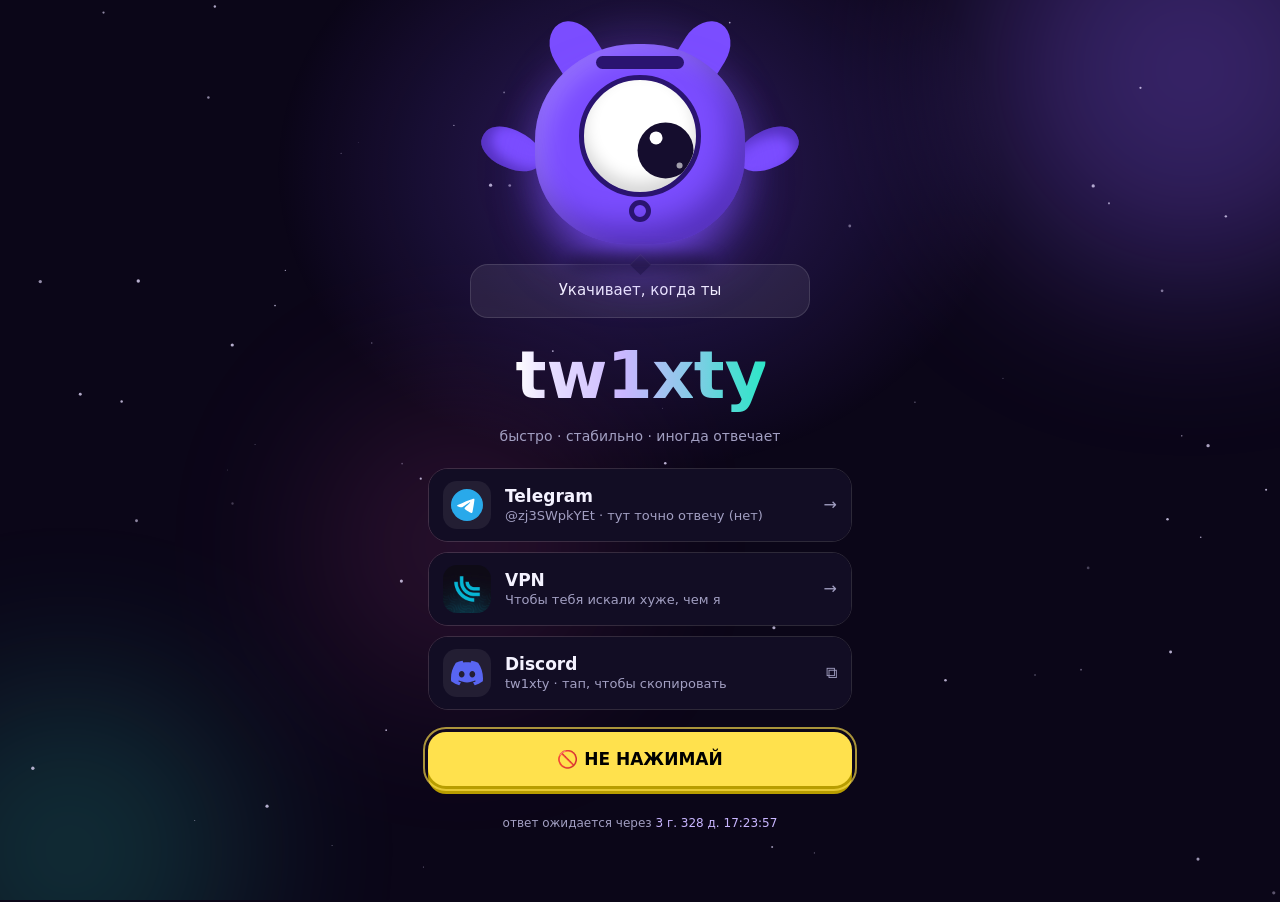
<file: index.html>
<!DOCTYPE html>
<html lang="ru">
<head>
  <meta charset="utf-8">
  <meta name="viewport" content="width=device-width, initial-scale=1, viewport-fit=cover">
  <meta name="theme-color" content="#0b0618">
  <meta name="description" content="tw1xty — быстро, стабильно, иногда отвечает.">
  <meta property="og:title" content="tw1xty">
  <meta property="og:description" content="Быстро, стабильно, иногда отвечает.">
  <title>tw1xty</title>
  <link rel="icon" href="data:image/svg+xml,%3Csvg xmlns='http://www.w3.org/2000/svg' viewBox='0 0 100 100'%3E%3Ctext y='.9em' font-size='90'%3E👁️%3C/text%3E%3C/svg%3E">

  <!-- Стили подключаются в порядке каскада — порядок менять нельзя -->
  <link rel="stylesheet" href="css/base.css">
  <link rel="stylesheet" href="css/background.css">
  <link rel="stylesheet" href="css/mascot.css">
  <link rel="stylesheet" href="css/components.css">
  <link rel="stylesheet" href="css/scenes.css">
  <link rel="stylesheet" href="css/animations.css">
</head>
<body>

  <!-- Фон: северное сияние + холсты для звёзд и искр -->
  <div class="au"><i></i><i></i><i></i></div>
  <canvas id="st"></canvas>
  <canvas id="tr"></canvas>

  <main>

    <!-- Персонаж. data-m — текущее настроение (sleep, sur, ang, sad, sus, shy, lol) -->
    <div class="mas" id="ms" data-m="sleep">
      <div class="fl">
        <div class="ear l"></div>
        <div class="ear r"></div>
        <div class="arm l"></div>
        <div class="arm r"></div>

        <div class="body">
          <div class="brow"></div>
          <div class="ck l"></div>
          <div class="ck r"></div>

          <div class="eye" id="ey">
            <div class="pw" id="pw">
              <div class="pu" id="pu"></div>
            </div>
            <div class="lid"></div>
          </div>

          <div class="tear">💧</div>
          <div class="mo"></div>
          <div class="sn"></div>
          <div class="sg">🕶️</div>
        </div>

        <div class="zz">💤</div>
      </div>
    </div>

    <!-- Облачко с репликами персонажа -->
    <div class="bub" id="bb">Zzz…</div>

    <!-- Имя: каждая буква — отдельный span (для анимации и реакций) -->
    <h1 id="nm">
      <span class="ch" style="--i:0">t</span><span class="ch" style="--i:1">w</span><span class="ch" style="--i:2">1</span><span class="ch" style="--i:3">x</span><span class="ch" style="--i:4">t</span><span class="ch" style="--i:5">y</span>
    </h1>
    <p class="sub">быстро · стабильно · иногда отвечает</p>

    <!-- Ссылки. Чтобы поменять адрес или подпись — правь только здесь -->
    <a class="lk" id="tg" href="https://t.me/zj3SWpkYEt" target="_blank" rel="noopener">
      <div class="lg"><img class="ico" src="assets/img/telegram.svg" alt="Telegram" width="32" height="32"></div>
      <div class="t">
        <b>Telegram</b>
        <span>@zj3SWpkYEt · тут точно отвечу (нет)</span>
      </div>
      <i>→</i>
    </a>

    <a class="lk" id="vpn" href="https://potokservice.com/r/FDJ7N75W" target="_blank" rel="noopener">
      <div class="lg"><img class="logo" src="assets/img/vpn.png" alt="VPN" width="48" height="48"></div>
      <div class="t">
        <b>VPN</b>
        <span>Чтобы тебя искали хуже, чем я</span>
      </div>
      <i>→</i>
    </a>

    <button class="lk" id="dc" type="button">
      <div class="lg"><img class="ico" src="assets/img/discord.svg" alt="Discord" width="32" height="32"></div>
      <div class="t">
        <b>Discord</b>
        <span>tw1xty · тап, чтобы скопировать</span>
      </div>
      <i>⧉</i>
    </button>

    <!-- Кнопка запускает одну из пяти случайных сцен (см. js/main.js) -->
    <button class="bt" id="bt" type="button">🚫 НЕ НАЖИМАЙ</button>

    <p class="ft" id="ft">ответ ожидается через <span id="cd"></span></p>

  </main>

  <!-- Служебные элементы: убежавший зрачок, тост, затемнение для сцены «свет выключили» -->
  <div id="fp"></div>
  <div class="toast" id="toast"></div>
  <div id="dk"></div>

  <script src="js/main.js"></script>
</body>
</html>
</file>
<file: css/base.css>
/* ============================================================
   Базовые стили: переменные, сброс, страница, заголовок, подвал
   ============================================================ */

:root {
  color-scheme: dark;
  --v: #8b5cff;
  --t: #2ee6c8;
  --mu: #a29fc2;
  --b: #7b4dff;
  --d: #2a1470;
}

* {
  box-sizing: border-box;
}

html {
  background: #0b0618;
}

body {
  margin: 0;
  min-height: 100vh;
  color: #f4f2ff;
  font-family:
    Inter,
    ui-sans-serif,
    system-ui,
    -apple-system,
    "Segoe UI",
    Roboto,
    sans-serif;
  overflow-x: hidden;
}

main {
  max-width: 460px;
  margin: 0 auto;
  padding: calc(34px + env(safe-area-inset-top, 0px)) 18px calc(60px + env(safe-area-inset-bottom, 0px));
  text-align: center;
}

h1 {
  margin: 22px 0 6px;
  font-size: clamp(46px, 15vw, 66px);
  letter-spacing: -.05em;
  line-height: 1.1;
  font-weight: 900;
  animation: hu 7s ease-in-out infinite;
}

.sub {
  margin: 0 0 24px;
  color: var(--mu);
  font-size: 14px;
}

.ft {
  margin-top: 30px;
  color: var(--mu);
  font-size: 12px;
}

#ft {
  cursor: pointer;
}

#cd {
  font-variant-numeric: tabular-nums;
  color: #c9b6ff;
}
</file>
<file: css/background.css>
/* ============================================================
   Фон: северное сияние, холсты звёзд и искр
   ============================================================ */

.au {
  position: fixed;
  inset: 0;
  z-index: -2;
  overflow: hidden;
  pointer-events: none;
  background:
    radial-gradient(
      520px 430px at 50% 170px,
      rgba(123, 77, 255, .3),
      transparent 70%);
}

.au i {
  position: absolute;
  border-radius: 50%;
  filter: blur(90px);
  animation: dr 16s ease-in-out infinite alternate;
}

.au i:nth-child(1) {
  width: 420px;
  height: 420px;
  background: #8b5cff;
  opacity: .34;
  top: -140px;
  right: -120px;
}

.au i:nth-child(2) {
  width: 340px;
  height: 340px;
  background: #2ee6c8;
  opacity: .18;
  bottom: -120px;
  left: -100px;
  animation-delay: -6s;
}

.au i:nth-child(3) {
  width: 280px;
  height: 280px;
  background: #ff5cc8;
  opacity: .14;
  top: 45%;
  left: 25%;
  animation-delay: -10s;
}

#st,
#tr {
  position: fixed;
  inset: 0;
  pointer-events: none;
}

#st {
  z-index: -1;
}

#tr {
  z-index: 70;
}
</file>
<file: css/mascot.css>
/* ============================================================
   Персонаж
   ============================================================ */

/* --- Контейнер, свечение, тень и парение --- */

.mas {
  position: relative;
  z-index: 5;
  width: 210px;
  height: 200px;
  margin: 10px auto 0;
  cursor: pointer;
  user-select: none;
  -webkit-tap-highlight-color: transparent;
  touch-action: none;
  transform: translate(var(--dx,0px), var(--dy,0px)) scale(var(--s,1));
  transition: transform .55s cubic-bezier(.3, 1.6, .5, 1);
  animation: pop .9s cubic-bezier(.2, 1.6, .4, 1) backwards;
}

.fl {
  position: absolute;
  inset: 0;
  animation: fl 4s ease-in-out infinite alternate;
}

.mas::before {
  content: "";
  position: absolute;
  inset: -46px;
  z-index: -1;
  border-radius: 50%;
  background:
    radial-gradient(
      circle,
      rgba(139, 92, 255, .5),
      transparent 65%);
  filter: blur(10px);
  animation: gp 3.2s ease-in-out infinite alternate;
}

.mas::after {
  content: "";
  position: absolute;
  left: 50%;
  bottom: -28px;
  width: 150px;
  height: 18px;
  margin-left: -75px;
  border-radius: 50%;
  background: rgba(0, 0, 0, .5);
  filter: blur(8px);
  animation: sw 4s ease-in-out infinite alternate;
}

/* --- Уши --- */

.ear {
  position: absolute;
  top: -16px;
  width: 46px;
  height: 60px;
  background: var(--b);
  border-radius: 50% 50% 0 0;
}

.ear.l {
  left: 22px;
  transform: rotate(-18deg);
}

.ear.r {
  right: 22px;
  transform: rotate(18deg);
}

.ear {
  transition: transform .3s cubic-bezier(.3, 1.6, .5, 1);
}

/* --- Руки --- */

.arm {
  position: absolute;
  bottom: 14%;
  width: 38px;
  height: 64px;
  border-radius: 50% 50% 45% 45%;
  background: var(--b);
  box-shadow: inset -6px -8px 12px rgba(20, 0, 80, .35);
  transform-origin: 50% 12%;
  transition: transform .35s cubic-bezier(.3, 1.6, .5, 1);
}

.arm.l {
  left: -20px;
  transform: rotate(14deg);
}

.arm.r {
  right: -20px;
  transform: rotate(-14deg);
}

/* --- Тело --- */

.body {
  position: relative;
  width: 100%;
  height: 100%;
  border-radius: 48% 48% 44% 44%;
  background: var(--b);
  box-shadow:
    inset -14px -18px 30px rgba(20, 0, 80, .38),
    inset 10px 10px 24px rgba(255, 255, 255, .2),
    0 34px 60px -20px var(--b);
}

.body.sq {
  animation: sq .6s;
}

.body {
  animation: brth 3.6s ease-in-out infinite;
}

.body.sq {
  animation: sq .6s;
}

.body {
  transition: box-shadow .6s;
}

/* --- Глаз: белок, зрачок, веко --- */

.eye {
  position: absolute;
  left: 50%;
  top: 46%;
  width: 122px;
  height: 122px;
  margin: -61px 0 0 -61px;
  border-radius: 50%;
  background: #fff;
  border: 5px solid var(--d);
  overflow: hidden;
  box-shadow: inset 0 -10px 16px rgba(0, 0, 0, .16);
}

.pw {
  position: absolute;
  left: 50%;
  top: 50%;
  transition: transform .12s linear;
}

.pu {
  width: 56px;
  height: 56px;
  margin: -28px 0 0 -28px;
  border-radius: 50%;
  background: #150d2e;
  transition: transform .25s;
  position: relative;
}

.pu::after {
  content: "";
  position: absolute;
  left: 12px;
  top: 9px;
  width: 13px;
  height: 13px;
  border-radius: 50%;
  background: #fff;
}

.dil .pu {
  transform: scale(1.35);
}

.pin .pu {
  transform: scale(.5);
}

.pu.roll {
  animation: rl 1.1s linear 2;
}

.noeye .pw {
  display: none;
}

.lid {
  position: absolute;
  inset: -3px;
  background: var(--b);
  border-bottom: 4px solid var(--d);
  transform: translateY(var(--l,-103%));
  transition: transform .18s;
}

.pu::before {
  content: "";
  position: absolute;
  right: 11px;
  bottom: 10px;
  width: 6px;
  height: 6px;
  border-radius: 50%;
  background: rgba(255, 255, 255, .6);
}

/* --- Лицо: бровь, рот, щёки, слеза, пузырь, очки, «Zzz» --- */

.brow {
  position: absolute;
  left: 50%;
  top: 13%;
  width: 88px;
  height: 13px;
  margin-left: -44px;
  border-radius: 9px;
  background: var(--d);
  transition: transform .25s;
  z-index: 2;
}

.mo {
  position: absolute;
  left: 50%;
  bottom: 11%;
  width: 36px;
  height: 14px;
  margin-left: -18px;
  border-bottom: 5px solid var(--d);
  border-radius: 0 0 30px 30px;
  transition: all .2s;
}

.zz {
  position: absolute;
  right: -6px;
  top: -8px;
  font-size: 32px;
  opacity: 0;
  z-index: 3;
}

.tear {
  position: absolute;
  left: 30%;
  top: 68%;
  font-size: 22px;
  opacity: 0;
  z-index: 3;
}

.sn {
  position: absolute;
  left: 57%;
  bottom: 15%;
  width: 22px;
  height: 22px;
  border-radius: 50%;
  border: 2px solid rgba(255, 255, 255, .75);
  background: rgba(255, 255, 255, .18);
  opacity: 0;
  transform: scale(.3);
  transform-origin: 0 100%;
}

.sg {
  position: absolute;
  left: 50%;
  top: 46%;
  font-size: 104px;
  line-height: 1;
  z-index: 4;
  pointer-events: none;
  opacity: 0;
  visibility: hidden;
  transform: translate(-50%, -260%) rotate(-12deg);
  transition:
    transform .45s cubic-bezier(.3, 1.7, .5, 1),
    opacity .2s,
    visibility 0s .45s;
}

.ck {
  position: absolute;
  bottom: 19%;
  width: 32px;
  height: 18px;
  border-radius: 50%;
  background: rgba(255, 92, 200, .6);
  filter: blur(3px);
  opacity: 0;
  transition: opacity .3s;
}

.ck.l {
  left: 15%;
}

.ck.r {
  right: 15%;
}

/* --- Убежавший зрачок (#fp) --- */

#fp {
  position: fixed;
  left: 0;
  top: 0;
  z-index: 50;
  display: none;
  width: 56px;
  height: 56px;
  border-radius: 50%;
  background: #150d2e;
  cursor: pointer;
  touch-action: none;
  box-shadow: 0 0 0 3px #fff, 0 10px 24px rgba(0, 0, 0, .5);
}

#fp::before {
  content: "";
  position: absolute;
  inset: -16px;
}

#fp::after {
  content: "";
  position: absolute;
  left: 12px;
  top: 9px;
  width: 13px;
  height: 13px;
  border-radius: 50%;
  background: #fff;
}

/* --- Настроения (data-m) --- */

[data-m=ang] .brow {
  transform: translateY(11px) rotate(-12deg);
}

[data-m=ang] {
  --l: -32%;
}

[data-m=ang] .mo {
  height: 0;
  border-radius: 0;
}

[data-m=sus] .brow {
  transform: translateY(5px) rotate(6deg);
}

[data-m=sus] {
  --l: -48%;
}

[data-m=sus] .mo {
  height: 0;
  border-radius: 0;
  transform: rotate(-6deg);
}

[data-m=sur] .brow {
  transform: translateY(-14px);
}

[data-m=sur] .mo {
  width: 22px;
  height: 22px;
  margin-left: -11px;
  border: 5px solid var(--d);
  border-radius: 50%;
}

[data-m=sad] .brow {
  transform: translateY(3px) rotate(10deg);
}

[data-m=sad] {
  --l: -26%;
}

[data-m=sad] .mo {
  border-bottom: 0;
  border-top: 5px solid var(--d);
  border-radius: 30px 30px 0 0;
  bottom: 9%;
}

[data-m=sad] .tear {
  opacity: 1;
  animation: td 1.2s ease-in infinite;
}

[data-m=sleep] {
  --l: 0%;
}

[data-m=sleep] .mo {
  width: 18px;
  height: 18px;
  margin-left: -9px;
  border: 5px solid var(--d);
  border-radius: 50%;
}

[data-m=sleep] .zz {
  opacity: 1;
  animation: zf 2s ease-in-out infinite;
}

[data-m=sleep] .fl {
  animation: br 3s ease-in-out infinite;
}

[data-m=sleep] .sn {
  animation: sb 3.2s ease-in-out infinite;
}

[data-m=lol] {
  --l: -42%;
}

[data-m=lol] .brow {
  transform: translateY(-8px) rotate(4deg);
}

[data-m=lol] .mo {
  width: 46px;
  height: 26px;
  margin-left: -23px;
  border: 5px solid var(--d);
  border-top: 0;
  border-radius: 0 0 40px 40px;
  background: #3a1a8a;
}

[data-m=lol] .tear {
  opacity: 1;
  animation: td .6s ease-in infinite;
}

[data-m=sur] .ear.l {
  transform: rotate(-32deg) translateY(-10px);
}

[data-m=sur] .ear.r {
  transform: rotate(32deg) translateY(-10px);
}

[data-m=ang] .ear.l {
  transform: rotate(-50deg);
}

[data-m=ang] .ear.r {
  transform: rotate(50deg);
}

[data-m=sad] .ear.l,
[data-m=sleep] .ear.l {
  transform: rotate(-64deg) translateY(8px);
}

[data-m=sad] .ear.r,
[data-m=sleep] .ear.r {
  transform: rotate(64deg) translateY(8px);
}

[data-m=sur] .arm.l {
  transform: rotate(115deg);
}

[data-m=sur] .arm.r {
  transform: rotate(-115deg);
}

[data-m=ang] .arm.l {
  transform: rotate(-8deg);
}

[data-m=ang] .arm.r {
  transform: rotate(8deg);
}

[data-m=lol] .arm.l,
[data-m=shy] .arm.l {
  transform: rotate(-34deg);
}

[data-m=lol] .arm.r,
[data-m=shy] .arm.r {
  transform: rotate(34deg);
}

[data-m=shy] .ck,
[data-m=lol] .ck {
  opacity: 1;
}

[data-m=shy] {
  --l: -30%;
}

[data-m=shy] .brow {
  transform: translateY(2px) rotate(9deg);
}

[data-m=shy] .mo {
  width: 20px;
  margin-left: -10px;
}

/* --- Состояния: hold, wv, talk, cool, tk --- */

.cool .sg {
  opacity: 1;
  visibility: visible;
  transform: translate(-50%, -54%) rotate(0);
  transition:
    transform .45s cubic-bezier(.3, 1.7, .5, 1),
    opacity .15s,
    visibility 0s;
}

.tk .fl {
  animation: tk .12s linear infinite;
}

.hold .arm.l {
  transform: rotate(150deg);
  animation: fa .22s ease-in-out infinite alternate;
}

.hold .arm.r {
  transform: rotate(-150deg);
  animation: fa .22s ease-in-out infinite alternate-reverse;
}

.wv .arm.r {
  transform: rotate(-150deg);
  animation: wvv .3s ease-in-out 6 alternate;
}

.talk .mo {
  animation: mt .16s ease-in-out infinite alternate;
}
</file>
<file: css/components.css>
/* ============================================================
   Компоненты: облачко, имя, ссылки, кнопка, тост
   ============================================================ */

/* --- Облачко с репликой --- */

.bub {
  position: relative;
  z-index: 1;
  max-width: 340px;
  min-height: 54px;
  margin: 20px auto 0;
  padding: 13px 16px;
  border-radius: 18px;
  background: rgba(255, 255, 255, .08);
  border: 1px solid rgba(255, 255, 255, .12);
  font-size: 15px;
  line-height: 1.45;
  display: flex;
  align-items: center;
  justify-content: center;
}

.bub::before {
  content: "";
  position: absolute;
  left: 50%;
  top: -8px;
  width: 14px;
  height: 14px;
  margin-left: -7px;
  transform: rotate(45deg);
  background: #1a1233;
  border-left: 1px solid rgba(255, 255, 255, .12);
  border-top: 1px solid rgba(255, 255, 255, .12);
}

.bub.bp {
  animation: bpa .35s cubic-bezier(.3, 1.7, .5, 1);
}

/* --- Имя (буквы) --- */

.ch {
  display: inline-block;
  padding: 0 .02em .14em;
  background:
    linear-gradient(
      90deg,
      #fff,
      #c9b6ff 40%,
      #2ee6c8);
  background-size: 600% 100%;
  background-position: calc(var(--i)*20%) 0;
  -webkit-background-clip: text;
  background-clip: text;
  color: transparent;
  cursor: pointer;
}

.ch.hop {
  animation: hop .55s cubic-bezier(.3, 1.6, .5, 1);
}

/* --- Карточки-ссылки --- */

.lk {
  display: flex;
  align-items: center;
  gap: 14px;
  width: 100%;
  margin-bottom: 10px;
  padding: 12px 14px;
  border: 1.5px solid rgba(255, 255, 255, .14);
  border-radius: 20px;
  background: transparent;
  position: relative;
  isolation: isolate;
  color: inherit;
  text-decoration: none;
  font: inherit;
  text-align: left;
  cursor: pointer;
  transition: transform .25s cubic-bezier(.2, 1.4, .4, 1), border-color .2s;
  animation: up .7s cubic-bezier(.2, 1.4, .4, 1) both;
  -webkit-tap-highlight-color: transparent;
}

#tg {
  animation-delay: .2s;
}

#vpn {
  animation-delay: .3s;
}

#dc {
  animation-delay: .4s;
}

.lk:hover {
  border-color: transparent;
  transform: translateY(-3px);
}

.lk:active {
  transform: scale(.98);
}

.lg {
  flex: none;
  width: 48px;
  height: 48px;
  border-radius: 14px;
  background: rgba(255, 255, 255, .07);
  display: grid;
  place-items: center;
  overflow: hidden;
}

.lg .ico {
  width: 32px;
  height: 32px;
}

.lg .logo {
  width: 48px;
  height: 48px;
  display: block;
}

.t {
  flex: 1;
  min-width: 0;
}

.t b {
  display: block;
  font-size: 17px;
}

.t span {
  display: block;
  margin-top: 2px;
  color: var(--mu);
  font-size: 13px;
}

.lk i {
  color: var(--mu);
  font-style: normal;
}

.lk::before {
  content: "";
  position: absolute;
  inset: -1.5px;
  z-index: -2;
  border-radius: 21px;
  background:
    conic-gradient(
      from var(--a),
      transparent 0 65%,
      var(--v),
      var(--t),
      transparent);
  opacity: 0;
  transition: opacity .3s;
}

.lk::after {
  content: "";
  position: absolute;
  inset: 0;
  z-index: -1;
  border-radius: 18.5px;
  background: #120d24;
}

.lk:hover::before {
  opacity: 1;
  animation: spin 3s linear infinite;
}

.lk:hover .lg {
  animation: wg .55s;
}

.lk i {
  display: block;
  transition: transform .25s;
}

.lk:hover i {
  transform: translateX(5px);
}

/* --- Кнопка «НЕ НАЖИМАЙ» --- */

.bt {
  display: block;
  width: 100%;
  margin-top: 22px;
  padding: 17px;
  font: inherit;
  font-weight: 800;
  font-size: 17px;
  color: #000;
  background: #ffe14d;
  border: 0;
  border-radius: 18px;
  cursor: pointer;
  box-shadow: 0 8px 0 #b89d00;
  transition: transform .1s, box-shadow .1s;
}

.bt:active {
  transform: translateY(6px);
  box-shadow: 0 2px 0 #b89d00;
}

.bt:disabled {
  opacity: .5;
  cursor: default;
}

.bt.shk {
  animation: sk .45s;
}

.bt {
  position: relative;
  animation: up .7s .5s cubic-bezier(.2, 1.4, .4, 1) both;
}

.bt::after {
  content: "";
  position: absolute;
  inset: -5px;
  border-radius: 23px;
  border: 2px solid rgba(255, 225, 77, .65);
  pointer-events: none;
  animation: rg 2.4s ease-out infinite;
}

.bt:disabled::after {
  display: none;
}

/* --- Тост --- */

.toast {
  position: fixed;
  left: 50%;
  bottom: calc(24px + env(safe-area-inset-bottom, 0px));
  transform: translate(-50%, 20px);
  background: #fff;
  color: #000;
  padding: 10px 18px;
  border-radius: 999px;
  font-size: 14px;
  font-weight: 600;
  opacity: 0;
  transition: .3s;
  pointer-events: none;
  z-index: 90;
}

.toast.s {
  opacity: 1;
  transform: translate(-50%, 0);
}
</file>
<file: css/scenes.css>
/* ============================================================
   Сцены кнопки: самоуничтожение, свет, дискотека, копоть
   ============================================================ */

.cdn {
  position: fixed;
  inset: 0;
  display: grid;
  place-items: center;
  font-size: min(46vw, 260px);
  font-weight: 900;
  color: #ff3b3b;
  text-shadow: 0 0 40px #ff3b3b, 0 0 90px rgba(255, 59, 59, .6);
  z-index: 4;
  pointer-events: none;
}

.cdn.pp {
  animation: cpp .9s ease-out;
}

.soot .body {
  box-shadow:
    inset 0 0 50px 30px rgba(10, 6, 20, .82),
    inset -14px -18px 30px rgba(20, 0, 80, .38),
    0 34px 60px -20px var(--b);
}

.soot .ear,
.soot .arm {
  filter: brightness(.4);
}

#dk {
  position: fixed;
  inset: 0;
  z-index: 3;
  pointer-events: none;
  opacity: 0;
  transition: opacity .6s;
  background:
    radial-gradient(
      circle at var(--mx,50%) var(--my,30%),
      rgba(0, 0, 0, 0) 0,
      rgba(0, 0, 0, 0) 60px,
      rgba(2, 0, 10, .96) 200px);
}

.dark #dk {
  opacity: 1;
}

.dark .bub {
  z-index: 6;
}

.dark .eye {
  box-shadow: 0 0 30px 8px rgba(139, 92, 255, .8);
}

.dsc {
  position: fixed;
  inset: -20%;
  z-index: 2;
  pointer-events: none;
  mix-blend-mode: screen;
  opacity: .4;
  background:
    conic-gradient(
      from var(--a),
      #ff5cc8,
      #8b5cff,
      #2ee6c8,
      #ffe14d,
      #ff5cc8);
  animation: spin 3s linear infinite, fi .5s both;
}

.dball {
  position: fixed;
  left: 50%;
  top: -8px;
  margin-left: -32px;
  font-size: 64px;
  line-height: 1;
  z-index: 6;
  pointer-events: none;
  transform-origin: 50% -40px;
  animation: bd .8s cubic-bezier(.3, 1.5, .5, 1) both, bsw 1.6s ease-in-out .8s infinite alternate;
}

.dn .fl {
  animation: dnc .45s ease-in-out infinite alternate;
}

.dn .arm.l {
  transform: rotate(130deg);
  animation: fa .22s ease-in-out infinite alternate;
}

.dn .arm.r {
  transform: rotate(-130deg);
  animation: fa .22s ease-in-out infinite alternate-reverse;
}

.dn .pu {
  animation: rl 1.1s linear infinite;
}
</file>
<file: css/animations.css>
/* ============================================================
   Анимации: @keyframes, @property, prefers-reduced-motion
   ============================================================ */

@keyframes fl {
  to {
    transform: translateY(-9px) rotate(1.5deg);
  }
}

@keyframes rl {
  from {
    transform: rotate(0) translateX(26px) rotate(0);
  }
  to {
    transform: rotate(360deg) translateX(26px) rotate(-360deg);
  }
}

@keyframes td {
  from {
    transform: translateY(-8px);
    opacity: 1;
  }
  to {
    transform: translateY(26px);
    opacity: 0;
  }
}

@keyframes zf {
  50% {
    transform: translate(10px, -16px);
  }
}

@keyframes br {
  50% {
    transform: scale(1.05);
  }
}

@keyframes up {
  from {
    opacity: 0;
    transform: translateY(20px);
  }
}

@keyframes sk {
  20%, 60% {
    transform: translateX(-8px);
  }
  40%, 80% {
    transform: translateX(8px);
  }
}

@media (prefers-reduced-motion: reduce) {
  * {
    animation-duration: .01ms !important;
    transition-duration: .01ms !important;
  }
}

@property --a { syntax:"<angle>";initial-value:0deg;inherits:false }

@keyframes dr {
  to {
    transform: translate(60px, 70px) scale(1.2);
  }
}

@keyframes pop {
  from {
    transform: scale(0) rotate(-25deg);
  }
}

@keyframes gp {
  from {
    opacity: .55;
    transform: scale(.92);
  }
  to {
    opacity: 1;
    transform: scale(1.08);
  }
}

@keyframes sw {
  to {
    transform: scale(.78);
    opacity: .55;
  }
}

@keyframes sq {
  25% {
    transform: scale(1.14, .86);
  }
  55% {
    transform: scale(.92, 1.1);
  }
  80% {
    transform: scale(1.03, .98);
  }
}

@keyframes hu {
  50% {
    filter: hue-rotate(45deg);
  }
}

@keyframes hop {
  40% {
    transform: translateY(-18px) rotate(-8deg) scale(1.15);
  }
}

@keyframes spin {
  to {
    --a: 360deg;
  }
}

@keyframes wg {
  30% {
    transform: rotate(-12deg) scale(1.14);
  }
  60% {
    transform: rotate(8deg) scale(1.08);
  }
}

@keyframes rg {
  from {
    transform: scale(.97);
    opacity: .9;
  }
  to {
    transform: scale(1.1);
    opacity: 0;
  }
}

@keyframes sb {
  10% {
    opacity: 1;
  }
  55% {
    transform: scale(1.7);
    opacity: 1;
  }
  62% {
    transform: scale(1.95);
    opacity: 1;
  }
  70% {
    transform: scale(2.2);
    opacity: 0;
  }
  100% {
    transform: scale(.3);
    opacity: 0;
  }
}

@keyframes tk {
  25% {
    transform: translate(-5px, 2px) rotate(-2deg);
  }
  75% {
    transform: translate(5px, -2px) rotate(2deg);
  }
}

@keyframes fa {
  from {
    rotate: -16deg;
  }
  to {
    rotate: 16deg;
  }
}

@keyframes wvv {
  from {
    rotate: -20deg;
  }
  to {
    rotate: 14deg;
  }
}

@keyframes mt {
  to {
    transform: scaleY(.35);
  }
}

@keyframes bpa {
  from {
    transform: scale(.92);
  }
}

@keyframes brth {
  50% {
    transform: scale(1.02, .985);
  }
}

@keyframes cpp {
  from {
    transform: scale(1.8);
    opacity: 0;
  }
  30% {
    opacity: .95;
  }
  to {
    transform: scale(.9);
    opacity: .55;
  }
}

@keyframes fi {
  from {
    opacity: 0;
  }
}

@keyframes bd {
  from {
    transform: translateY(-120px);
  }
}

@keyframes bsw {
  from {
    transform: rotate(-10deg);
  }
  to {
    transform: rotate(10deg);
  }
}

@keyframes dnc {
  from {
    transform: translate(-16px, 0) rotate(-7deg);
  }
  to {
    transform: translate(16px, -20px) rotate(7deg);
  }
}
</file>
